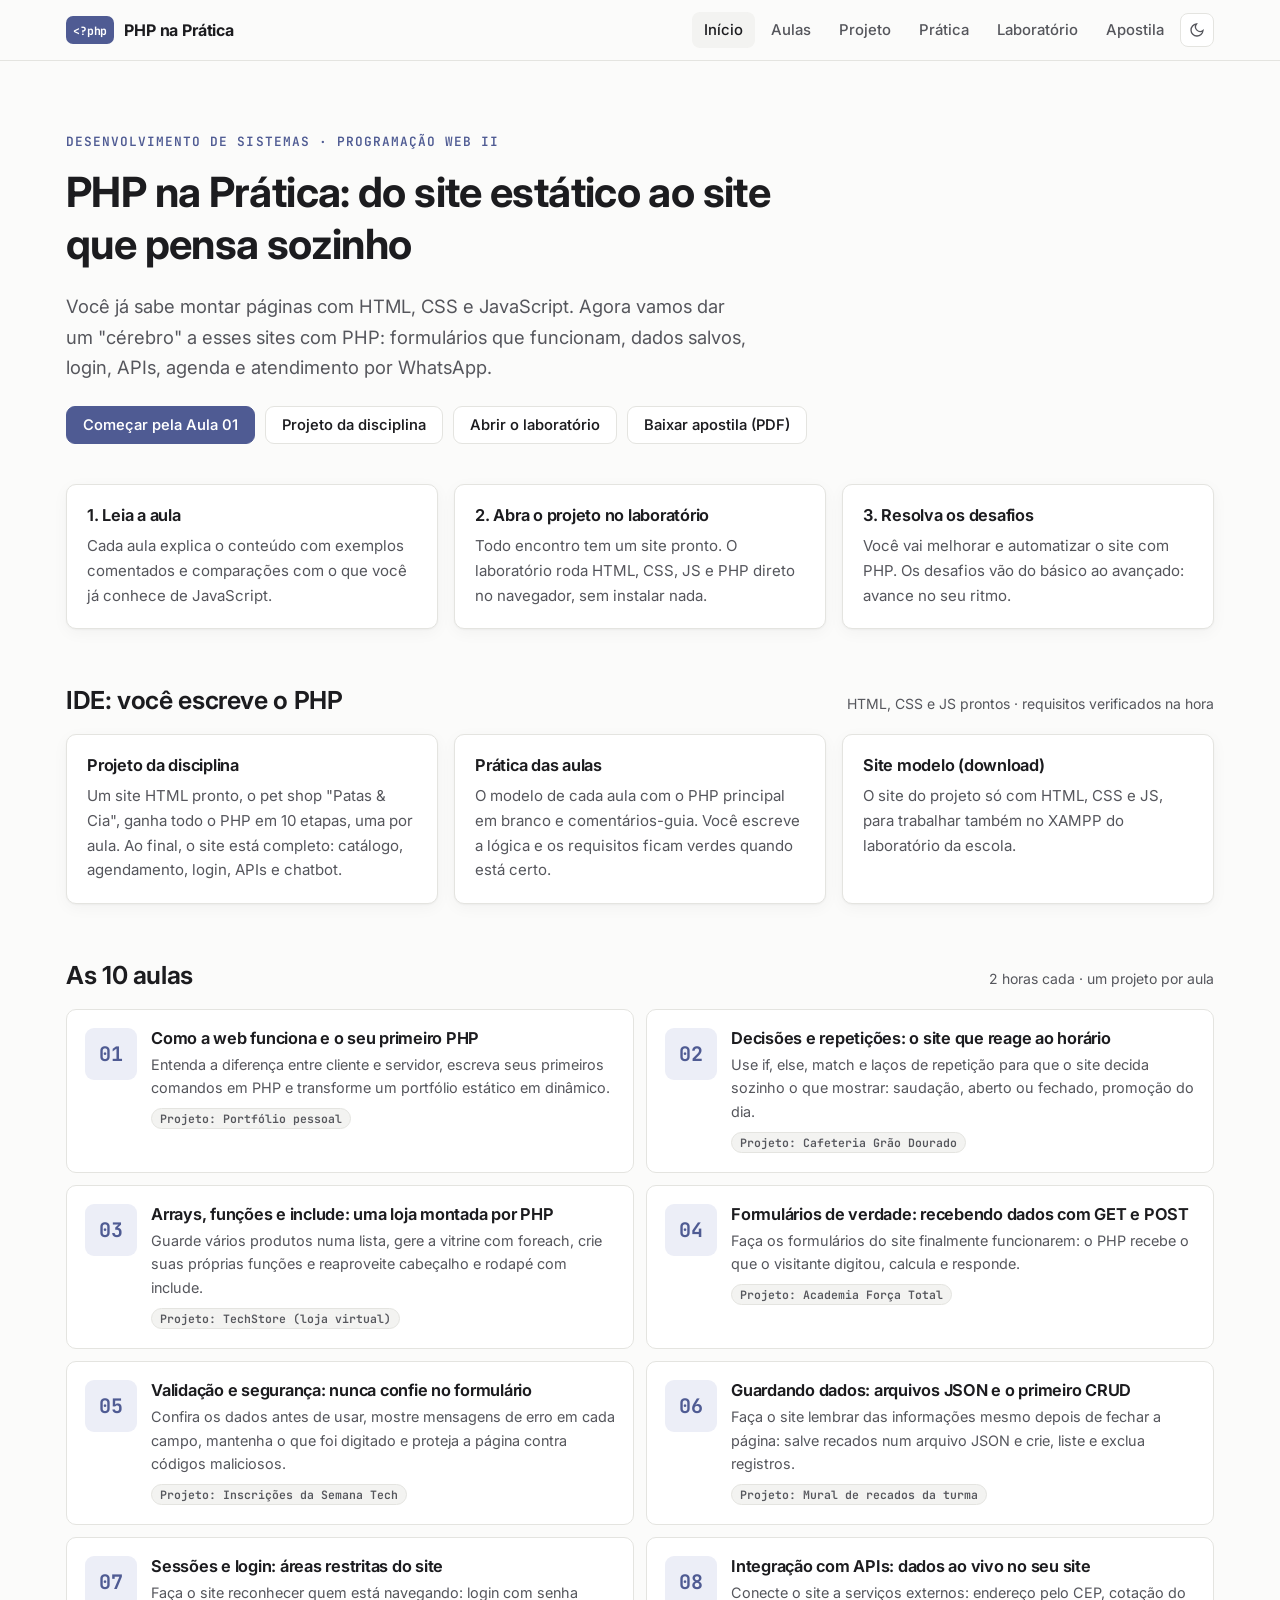
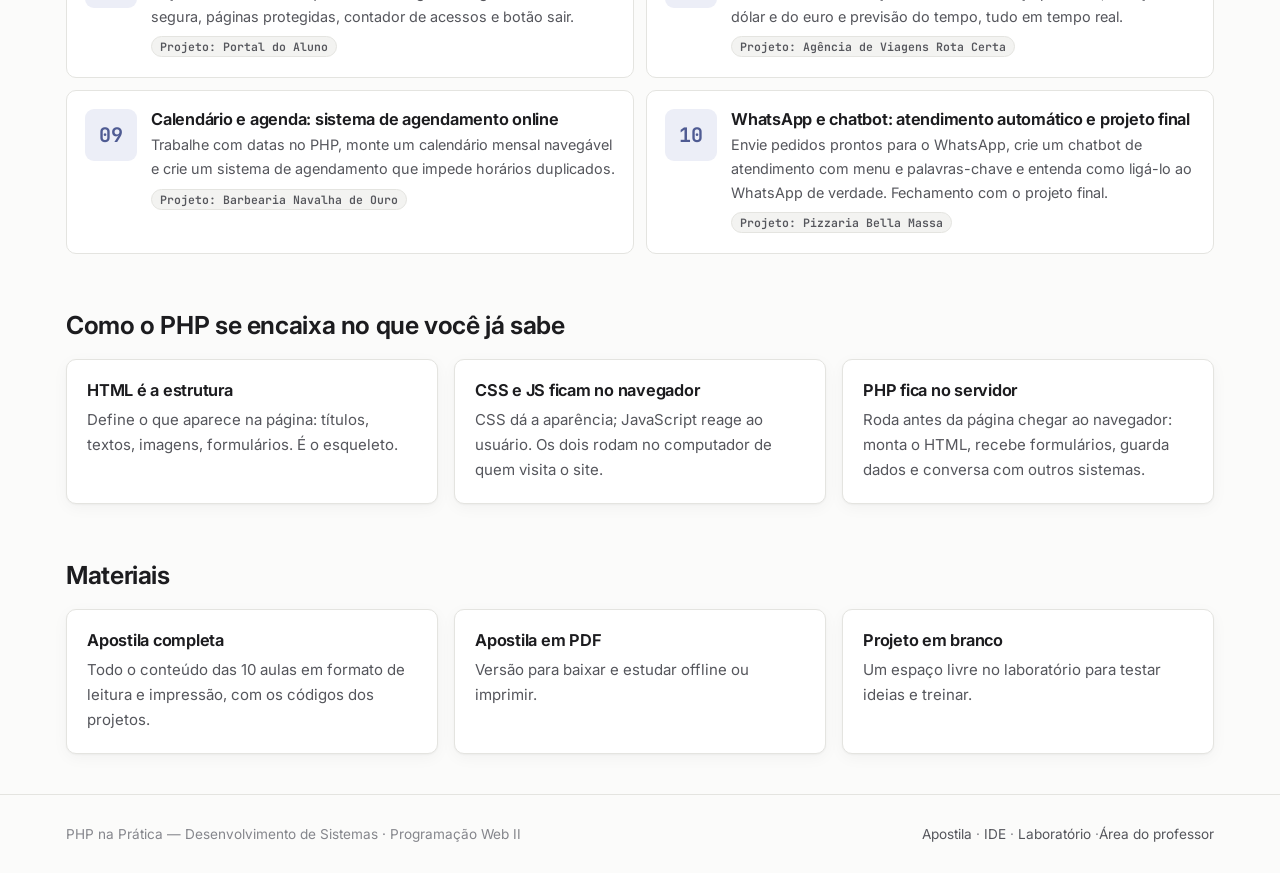
<file: index.html>
<!doctype html>
<html lang="pt-BR">
<head>
<meta charset="utf-8">
<meta name="viewport" content="width=device-width, initial-scale=1">
<link rel="icon" href="assets/favicon.svg" type="image/svg+xml">
<title>PHP na Prática</title>
<meta name="description" content="Curso de PHP para iniciantes do técnico em Desenvolvimento de Sistemas: 10 aulas, laboratório online e apostila.">
<link rel="preconnect" href="https://fonts.googleapis.com">
<link rel="preconnect" href="https://fonts.gstatic.com" crossorigin>
<link href="https://fonts.googleapis.com/css2?family=Inter:wght@400;500;600;700&family=JetBrains+Mono:wght@400;500;700&display=swap" rel="stylesheet">
<link rel="stylesheet" href="assets/css/site.css">
</head>
<body>
<div id="topo"></div>

<main class="container">
  <section class="hero">
    <div class="eyebrow">Desenvolvimento de Sistemas · Programação Web II</div>
    <h1>PHP na Prática: do site estático ao site que pensa sozinho</h1>
    <p class="lead">Você já sabe montar páginas com HTML, CSS e JavaScript. Agora vamos dar um "cérebro" a esses sites com PHP: formulários que funcionam, dados salvos, login, APIs, agenda e atendimento por WhatsApp.</p>
    <div class="acoes">
      <a class="btn primario" href="aula.html?n=1">Começar pela Aula 01</a>
      <a class="btn" href="ide.html?trilha=projeto">Projeto da disciplina</a>
      <a class="btn" href="laboratorio.html">Abrir o laboratório</a>
      <a class="btn" href="downloads/apostila-php-na-pratica.pdf" download>Baixar apostila (PDF)</a>
    </div>
  </section>

  <section>
    <div class="grid-3">
      <div class="card">
        <h3>1. Leia a aula</h3>
        <p>Cada aula explica o conteúdo com exemplos comentados e comparações com o que você já conhece de JavaScript.</p>
      </div>
      <div class="card">
        <h3>2. Abra o projeto no laboratório</h3>
        <p>Todo encontro tem um site pronto. O laboratório roda HTML, CSS, JS e PHP direto no navegador, sem instalar nada.</p>
      </div>
      <div class="card">
        <h3>3. Resolva os desafios</h3>
        <p>Você vai melhorar e automatizar o site com PHP. Os desafios vão do básico ao avançado: avance no seu ritmo.</p>
      </div>
    </div>
  </section>

  <div class="secao-titulo"><h2>IDE: você escreve o PHP</h2><span class="muted small">HTML, CSS e JS prontos · requisitos verificados na hora</span></div>
  <div class="grid-3">
    <a class="card" href="ide.html?trilha=projeto" style="color:inherit">
      <h3>Projeto da disciplina</h3>
      <p>Um site HTML pronto, o pet shop "Patas &amp; Cia", ganha todo o PHP em 10 etapas, uma por aula. Ao final, o site está completo: catálogo, agendamento, login, APIs e chatbot.</p>
    </a>
    <a class="card" href="ide.html?trilha=pratica" style="color:inherit">
      <h3>Prática das aulas</h3>
      <p>O modelo de cada aula com o PHP principal em branco e comentários-guia. Você escreve a lógica e os requisitos ficam verdes quando está certo.</p>
    </a>
    <a class="card" href="downloads/modelo-patas-e-cia.zip" download style="color:inherit">
      <h3>Site modelo (download)</h3>
      <p>O site do projeto só com HTML, CSS e JS, para trabalhar também no XAMPP do laboratório da escola.</p>
    </a>
  </div>

  <div class="secao-titulo" id="aulas">
    <h2>As 10 aulas</h2>
    <span class="muted small">2 horas cada · um projeto por aula</span>
  </div>
  <div class="lista-aulas" id="lista"></div>

  <div class="secao-titulo">
    <h2>Como o PHP se encaixa no que você já sabe</h2>
  </div>
  <div class="grid-3">
    <div class="card">
      <h3>HTML é a estrutura</h3>
      <p>Define o que aparece na página: títulos, textos, imagens, formulários. É o esqueleto.</p>
    </div>
    <div class="card">
      <h3>CSS e JS ficam no navegador</h3>
      <p>CSS dá a aparência; JavaScript reage ao usuário. Os dois rodam no computador de quem visita o site.</p>
    </div>
    <div class="card">
      <h3>PHP fica no servidor</h3>
      <p>Roda antes da página chegar ao navegador: monta o HTML, recebe formulários, guarda dados e conversa com outros sistemas.</p>
    </div>
  </div>

  <div class="secao-titulo"><h2>Materiais</h2></div>
  <div class="grid-3">
    <a class="card" href="apostila.html" style="color:inherit">
      <h3>Apostila completa</h3>
      <p>Todo o conteúdo das 10 aulas em formato de leitura e impressão, com os códigos dos projetos.</p>
    </a>
    <a class="card" href="downloads/apostila-php-na-pratica.pdf" download style="color:inherit">
      <h3>Apostila em PDF</h3>
      <p>Versão para baixar e estudar offline ou imprimir.</p>
    </a>
    <a class="card" href="laboratorio.html?projeto=branco" style="color:inherit">
      <h3>Projeto em branco</h3>
      <p>Um espaço livre no laboratório para testar ideias e treinar.</p>
    </a>
  </div>
</main>

<div id="rodape"></div>

<script src="assets/js/render.js"></script>
<script src="assets/js/aulas/aula01.js"></script>
<script src="assets/js/aulas/aula02.js"></script>
<script src="assets/js/aulas/aula03.js"></script>
<script src="assets/js/aulas/aula04.js"></script>
<script src="assets/js/aulas/aula05.js"></script>
<script src="assets/js/aulas/aula06.js"></script>
<script src="assets/js/aulas/aula07.js"></script>
<script src="assets/js/aulas/aula08.js"></script>
<script src="assets/js/aulas/aula09.js"></script>
<script src="assets/js/aulas/aula10.js"></script>
<script>
  document.getElementById('topo').innerHTML = R.cabecalho('inicio');
  document.getElementById('rodape').innerHTML = R.rodape();
  document.getElementById('lista').innerHTML = R.ordenar().map(a =>
    '<a class="aula-item" href="aula.html?n=' + a.n + '"><div class="aula-num">' + R.pad(a.n) + '</div><div>' +
    '<h3>' + a.titulo + '</h3><p>' + a.resumo + '</p><span class="tag">Projeto: ' + a.modelo.nome + '</span></div></a>'
  ).join('');
</script>
</body>
</html>
</file>
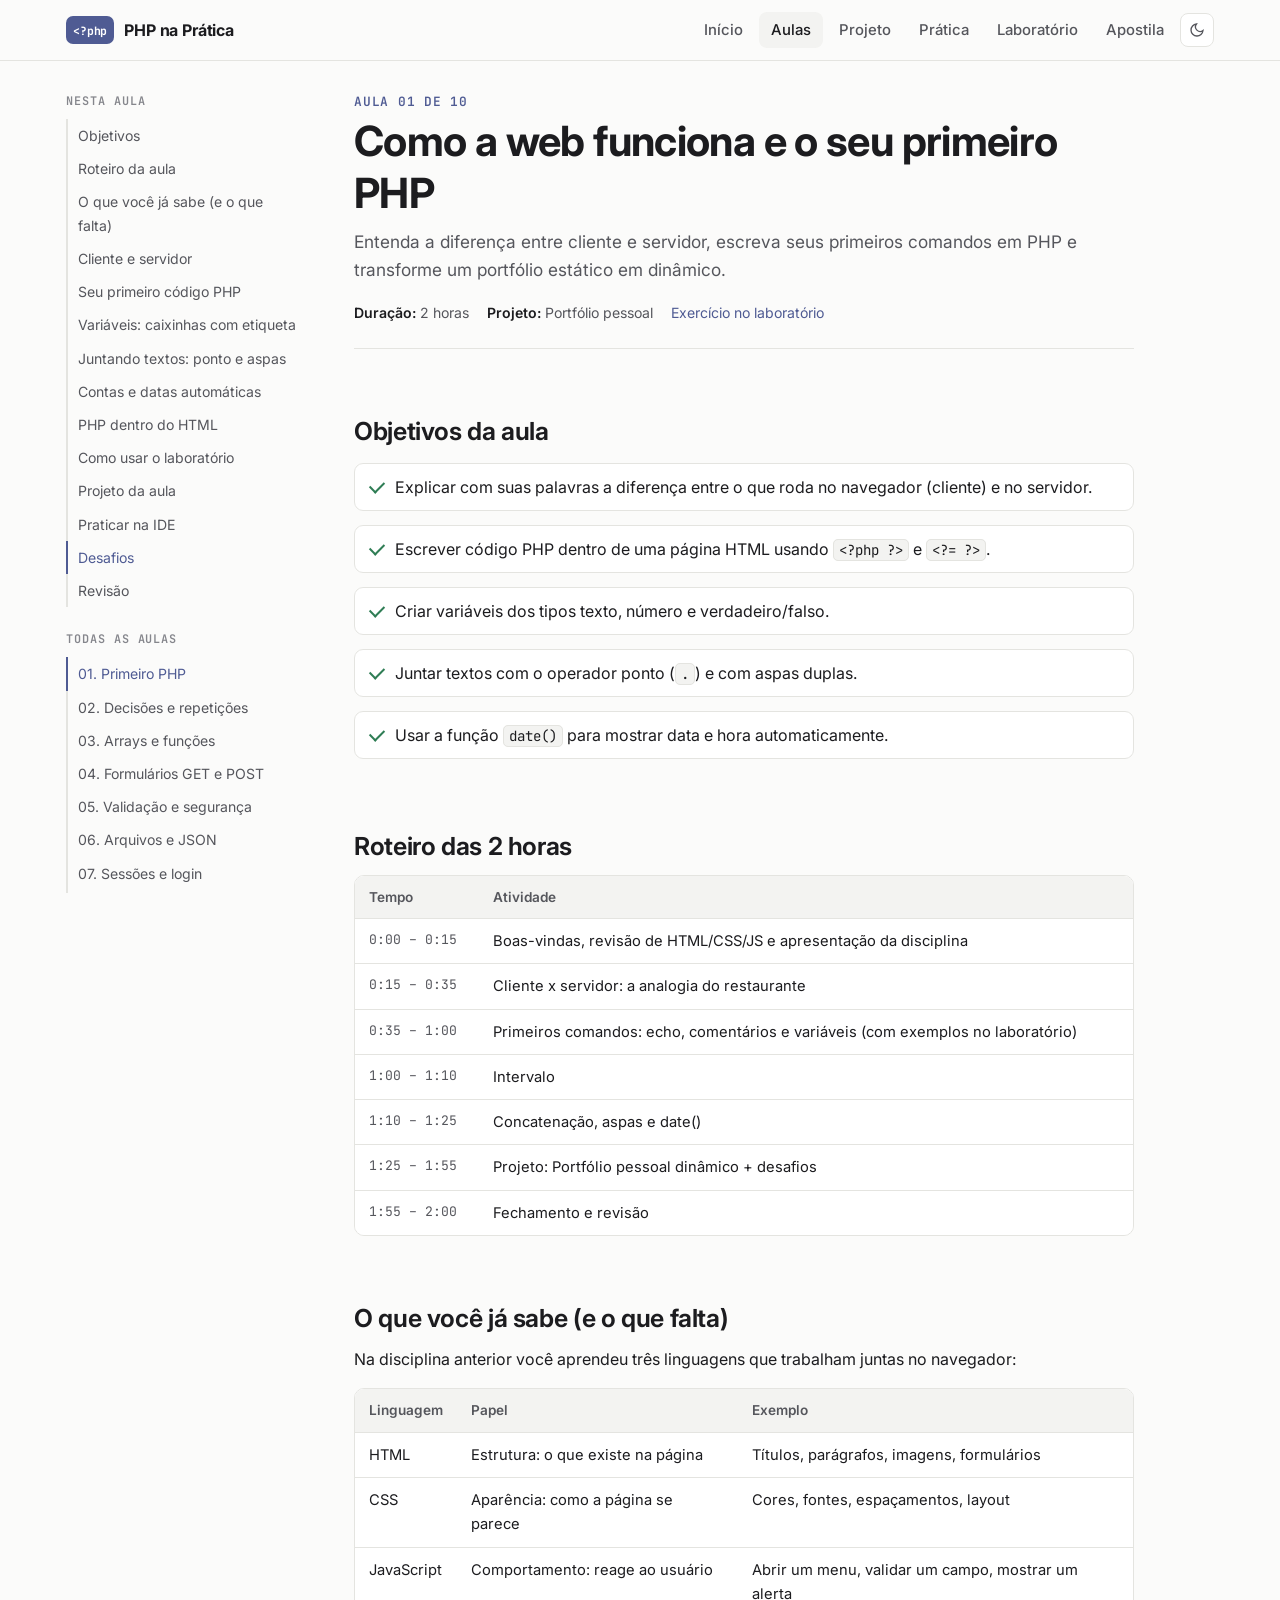
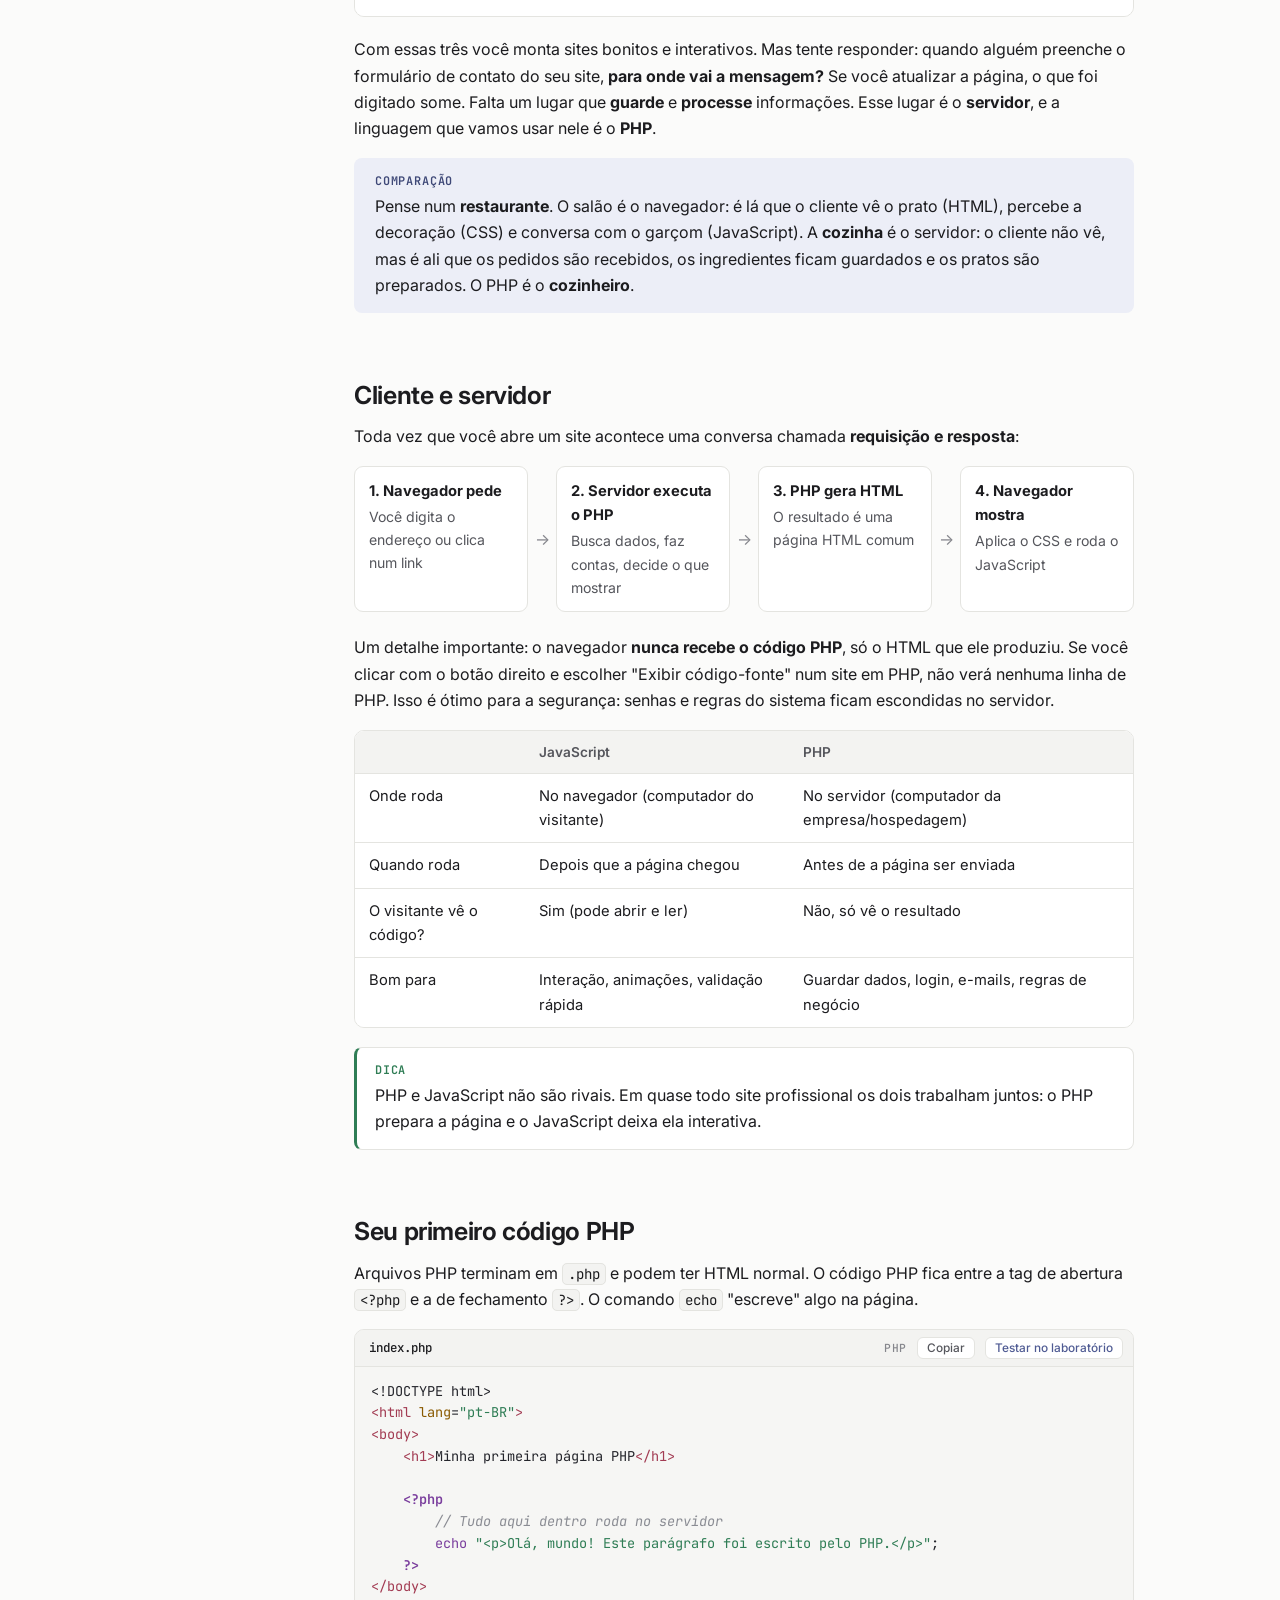
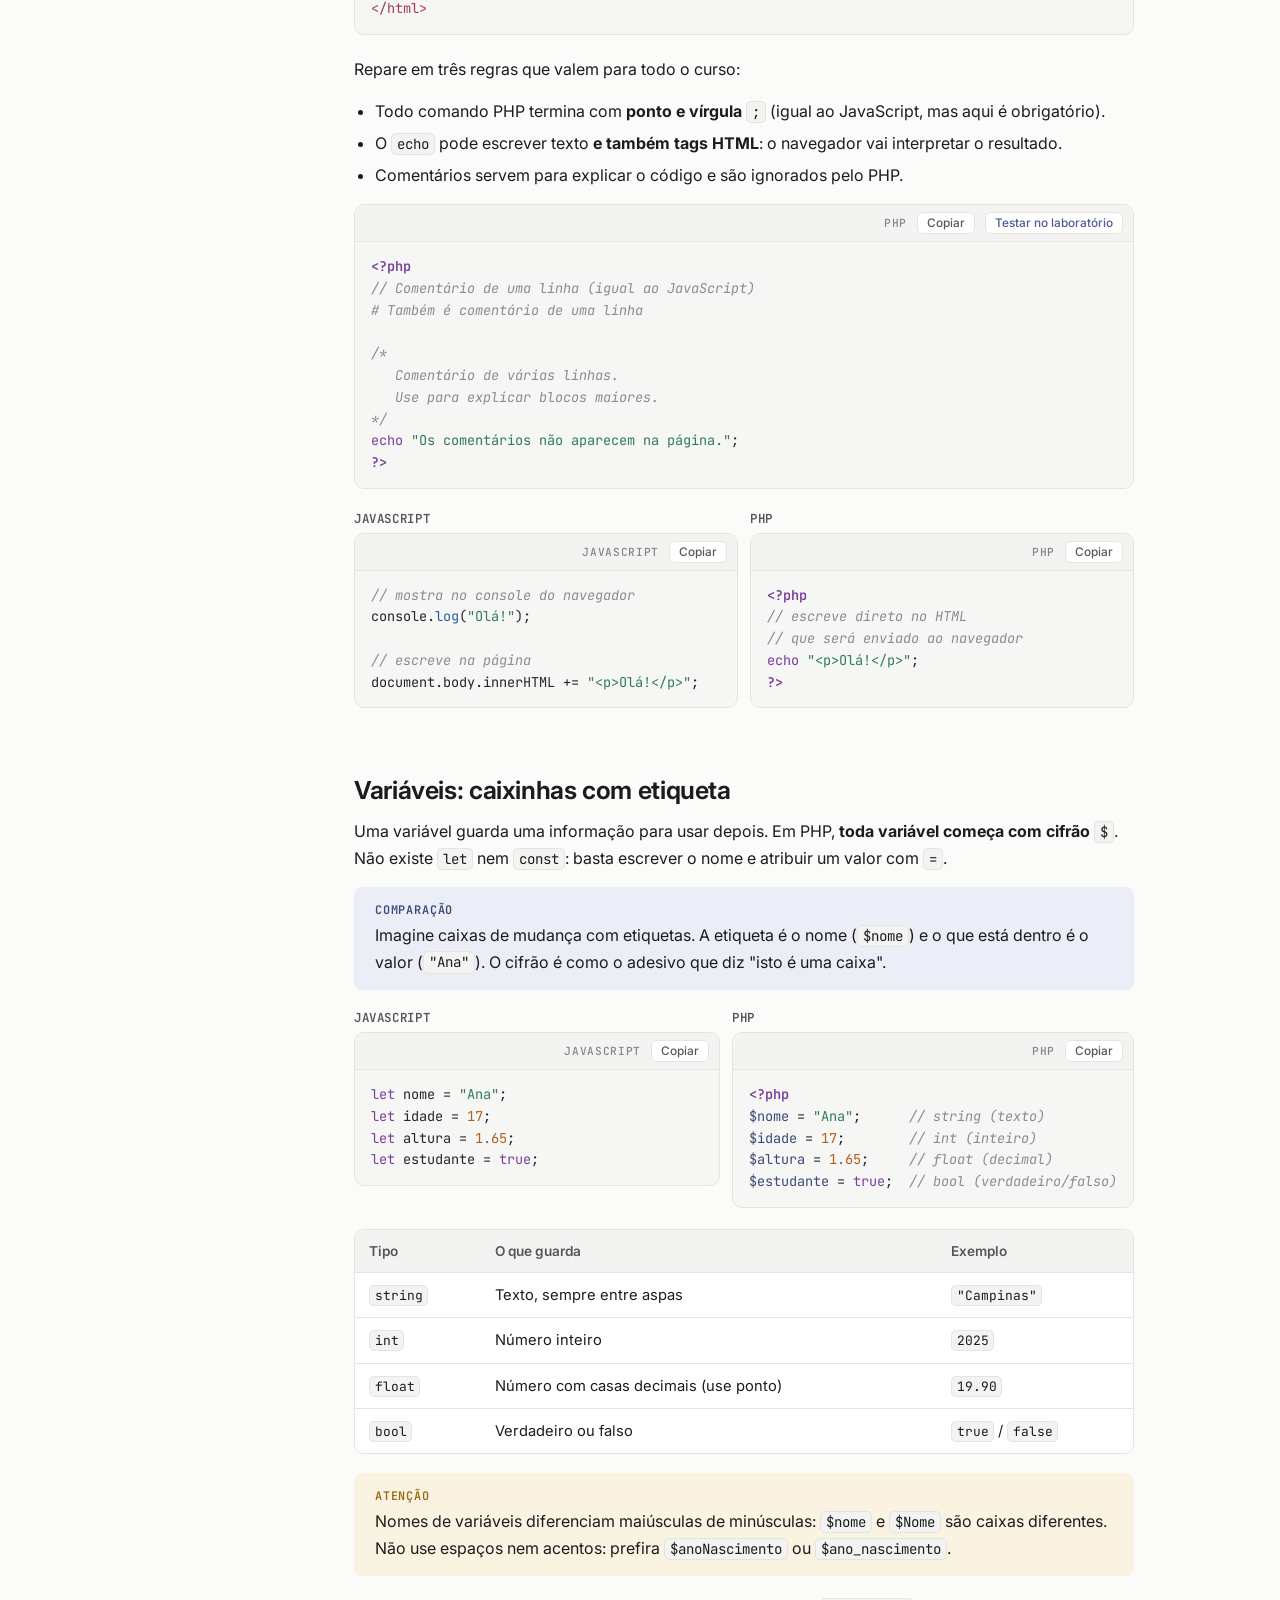
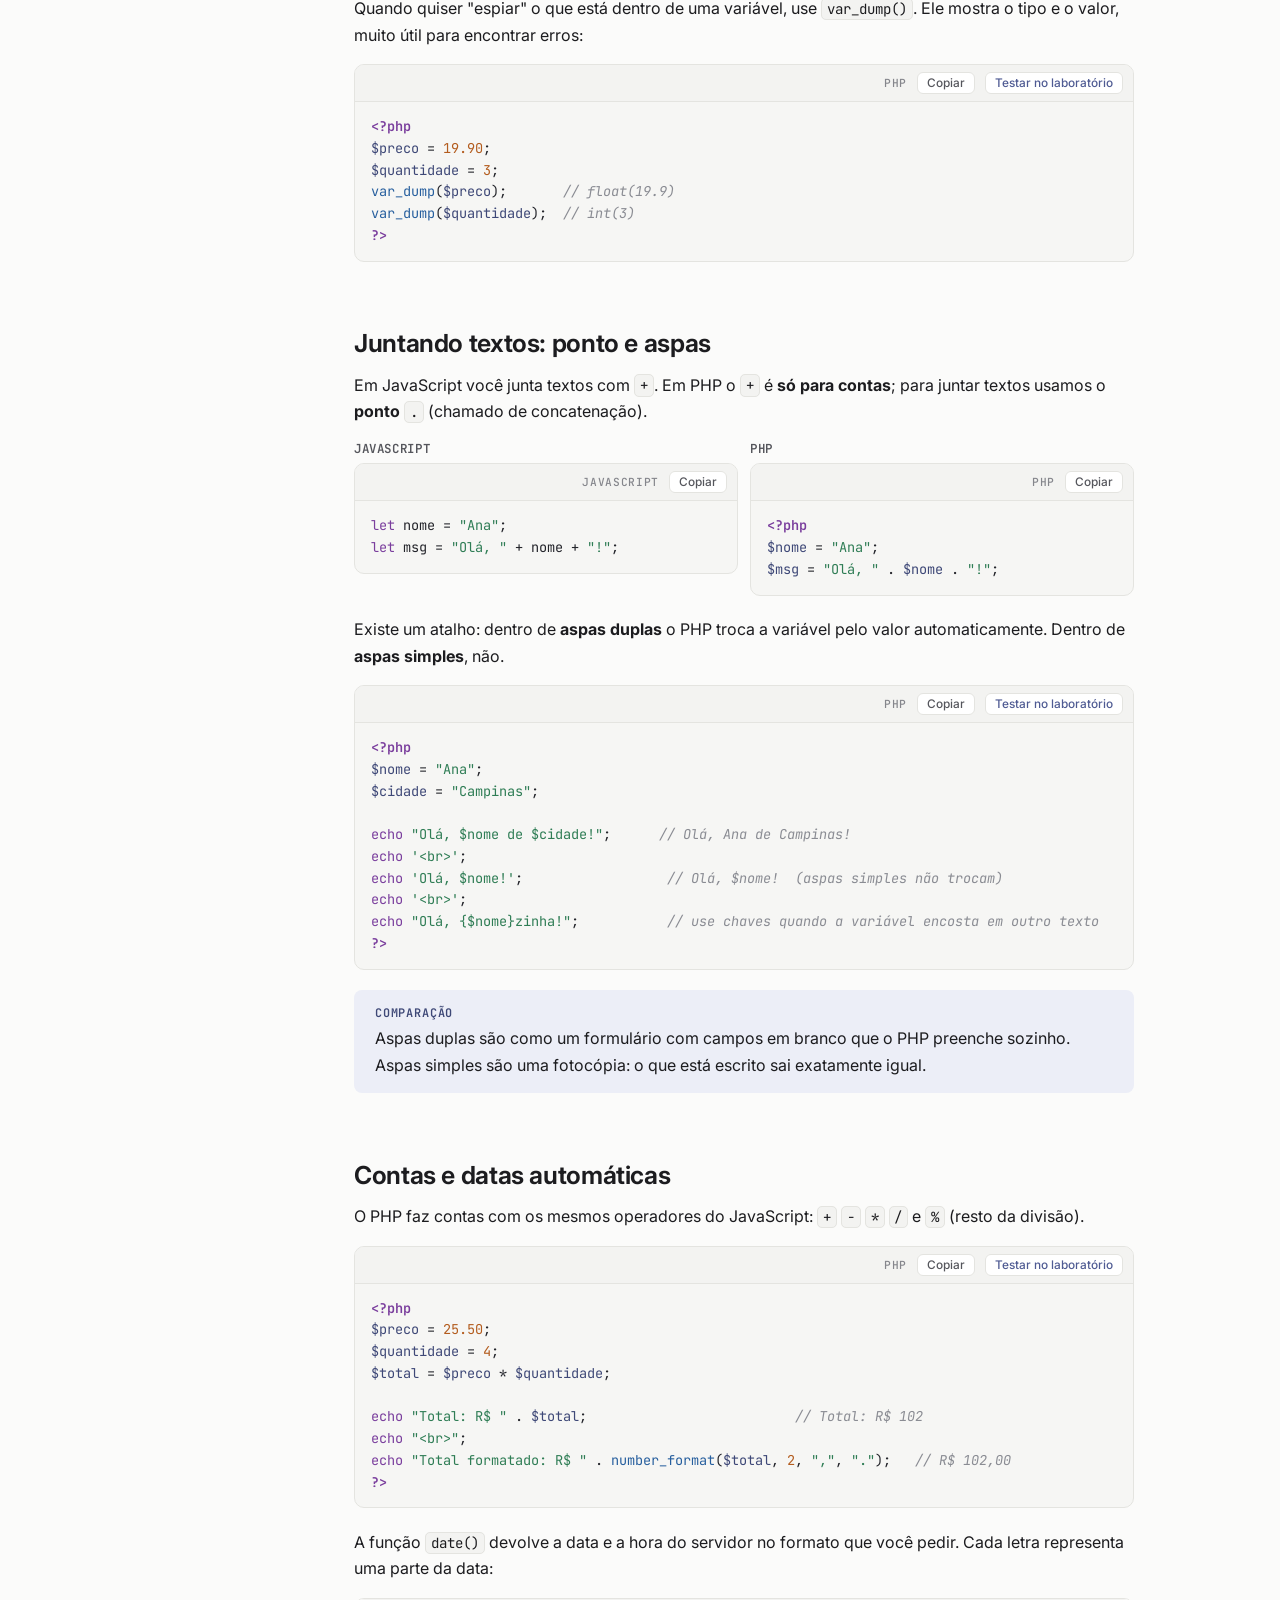
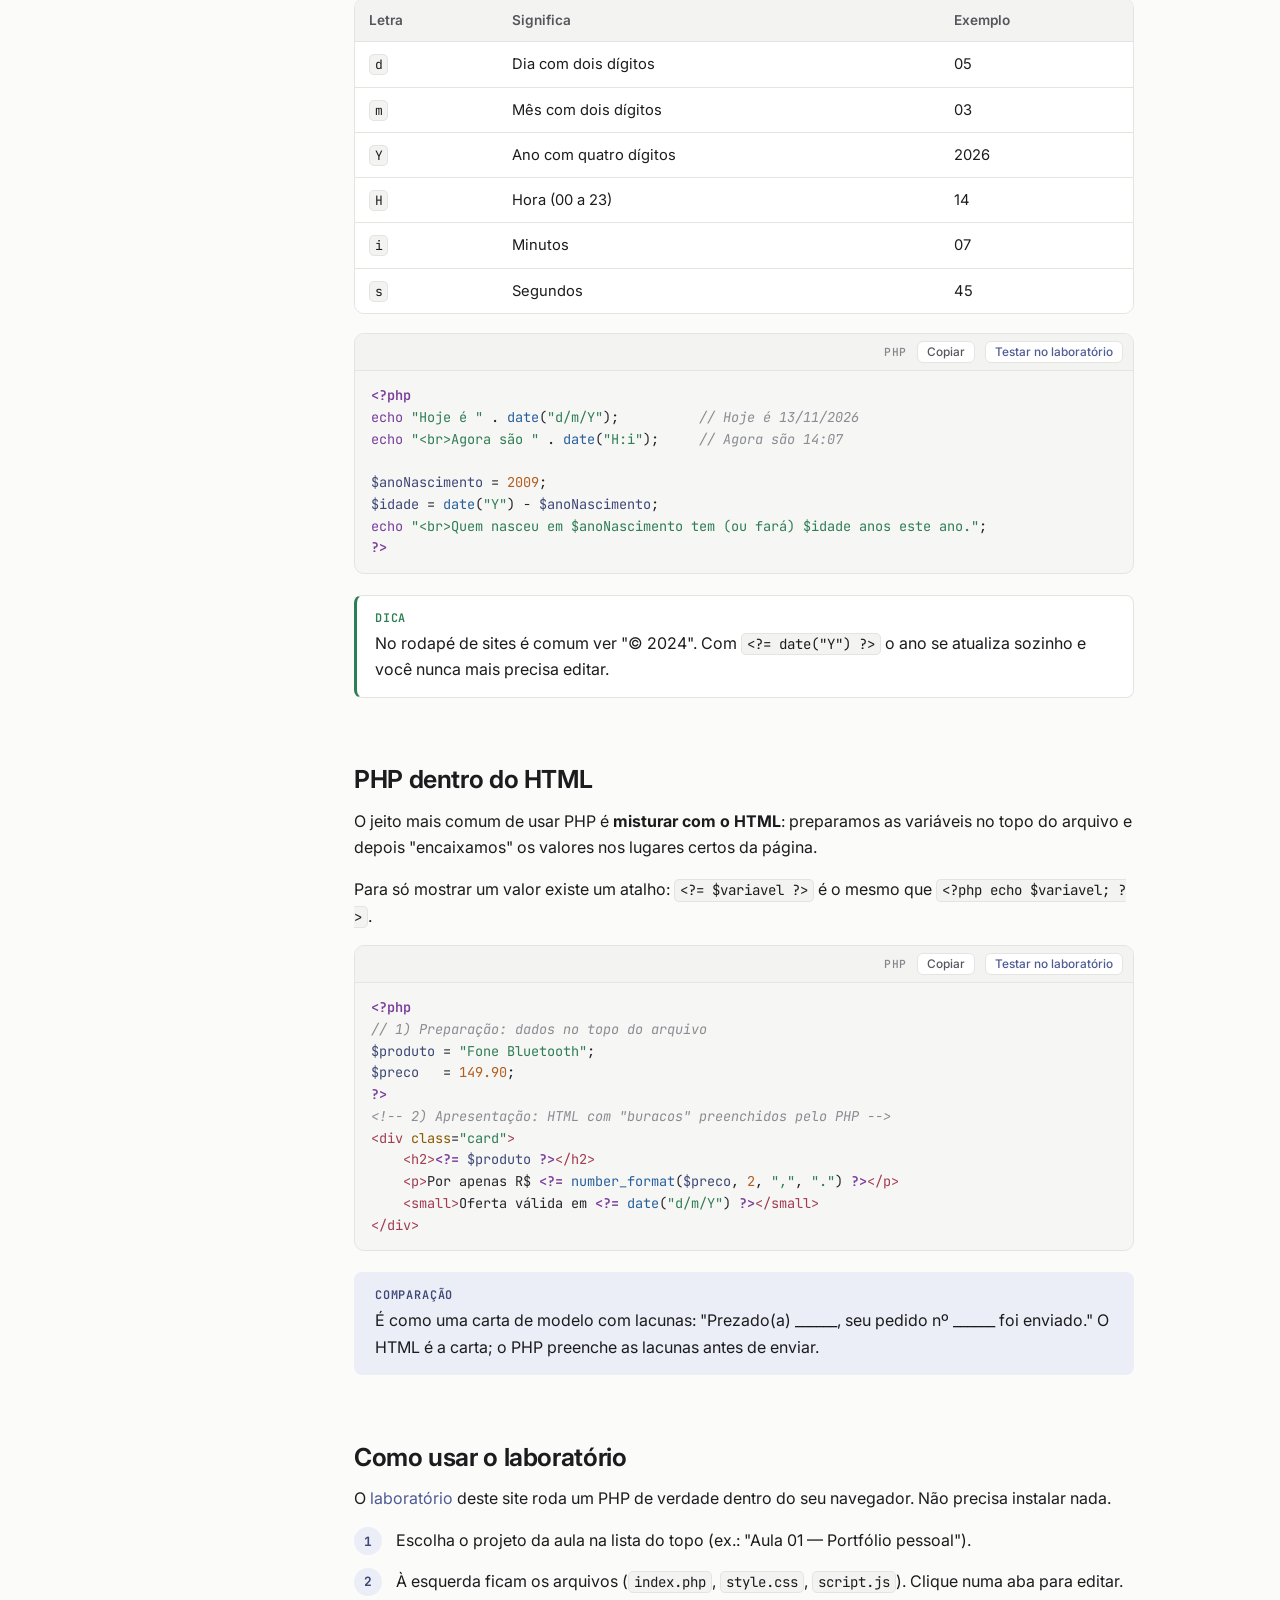
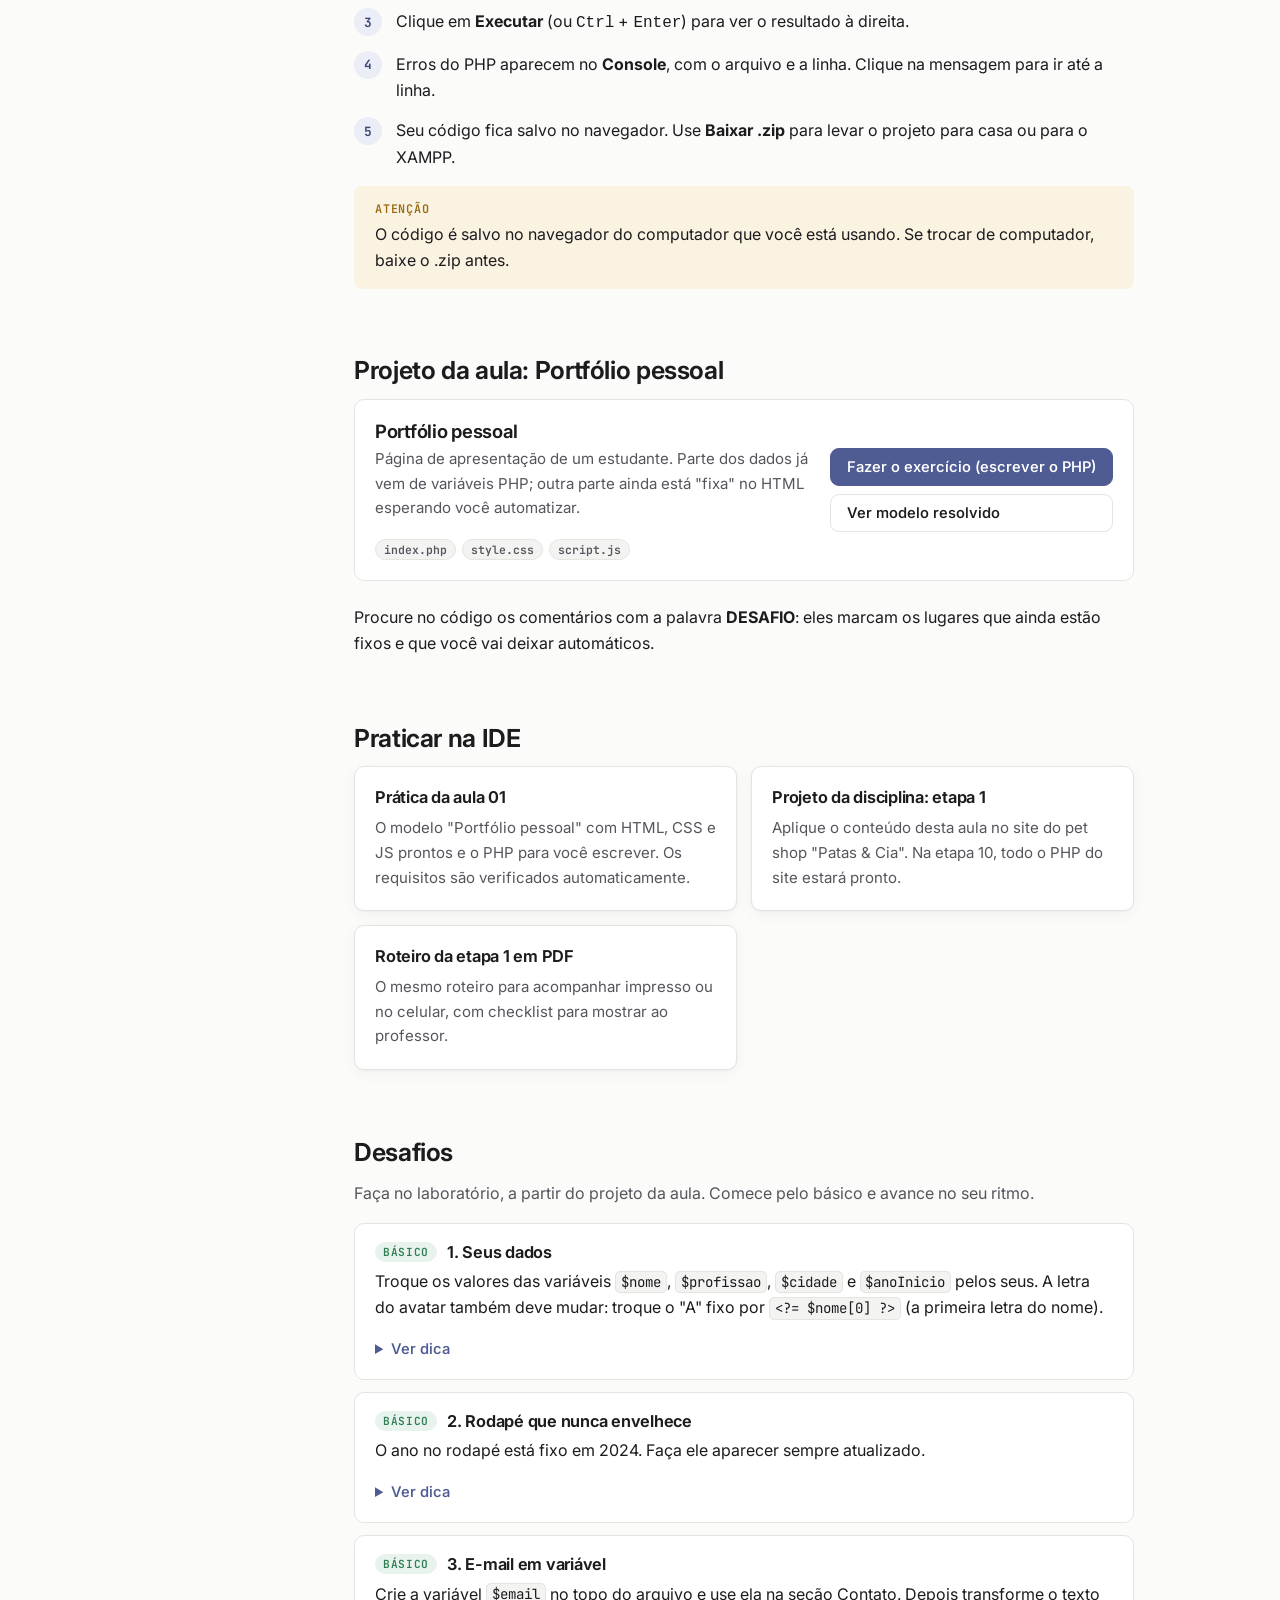
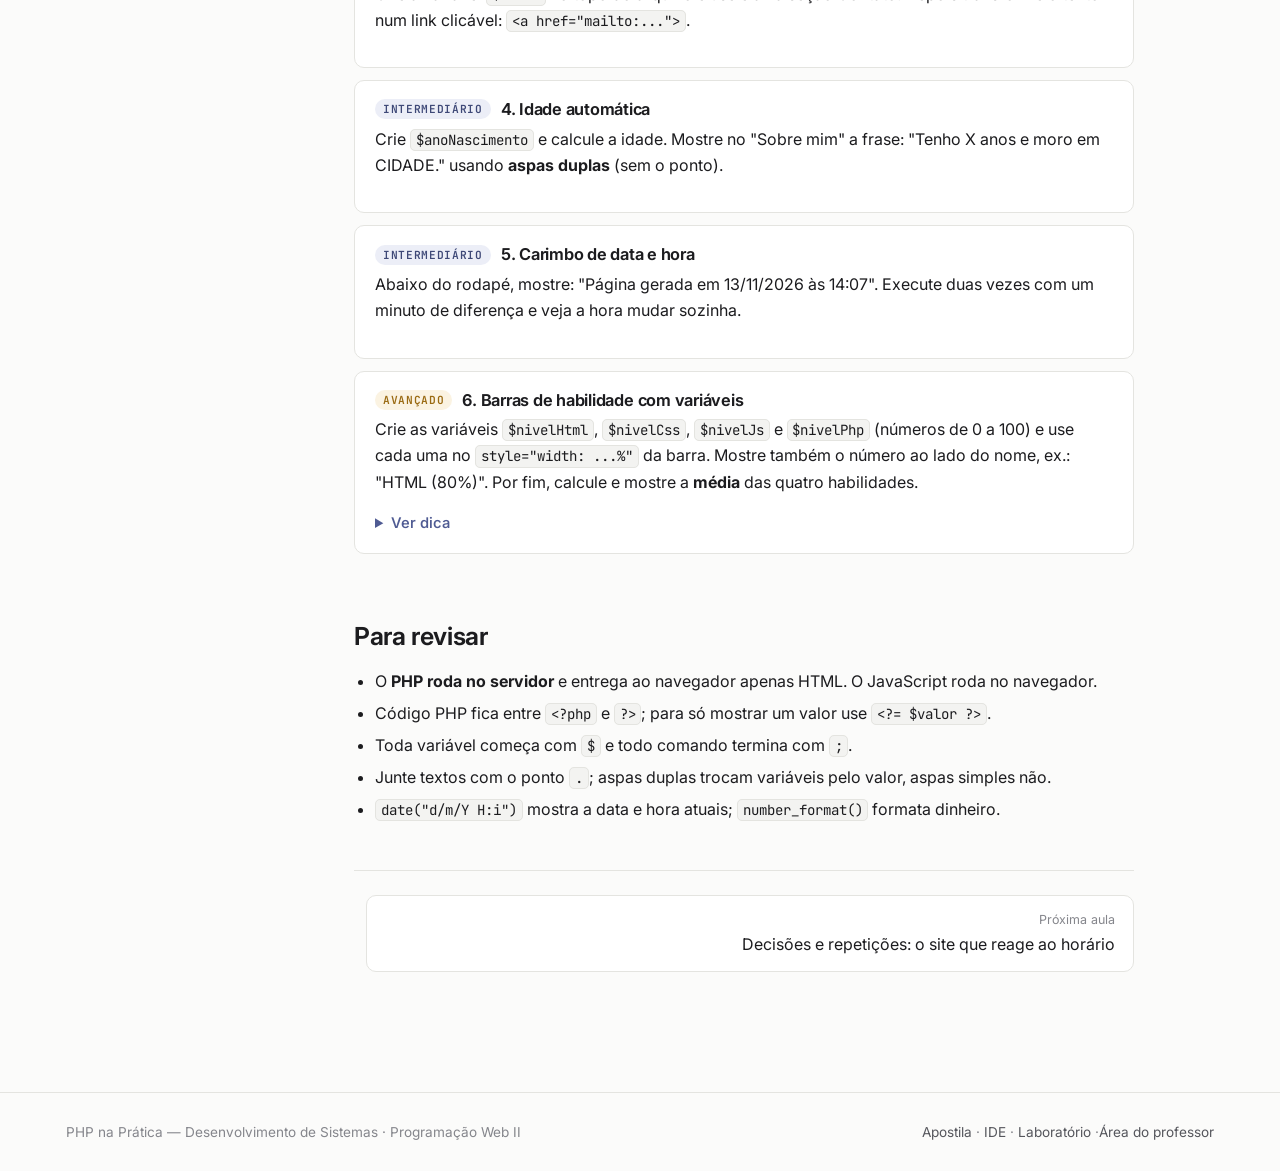
<file: aula.html>
<!doctype html>
<html lang="pt-BR">
<head>
<meta charset="utf-8">
<meta name="viewport" content="width=device-width, initial-scale=1">
<link rel="icon" href="assets/favicon.svg" type="image/svg+xml">
<title>Aula — PHP na Prática</title>
<link rel="preconnect" href="https://fonts.googleapis.com">
<link rel="preconnect" href="https://fonts.gstatic.com" crossorigin>
<link href="https://fonts.googleapis.com/css2?family=Inter:wght@400;500;600;700&family=JetBrains+Mono:wght@400;500;700&display=swap" rel="stylesheet">
<link rel="stylesheet" href="assets/css/site.css">
</head>
<body>
<div id="topo"></div>
<div class="aula-layout">
  <aside class="toc" id="toc"></aside>
  <main class="artigo" id="artigo"></main>
</div>
<div id="rodape"></div>

<script src="assets/js/render.js"></script>
<script src="assets/js/aulas/aula01.js"></script>
<script src="assets/js/aulas/aula02.js"></script>
<script src="assets/js/aulas/aula03.js"></script>
<script src="assets/js/aulas/aula04.js"></script>
<script src="assets/js/aulas/aula05.js"></script>
<script src="assets/js/aulas/aula06.js"></script>
<script src="assets/js/aulas/aula07.js"></script>
<script src="assets/js/aulas/aula08.js"></script>
<script src="assets/js/aulas/aula09.js"></script>
<script src="assets/js/aulas/aula10.js"></script>
<script>
  // PDFs do projeto (pasta pdfs-projeto/), um por etapa
  const PDFS_PROJETO = ['etapa-01-a-loja-ganha-vida.pdf', 'etapa-02-saudacao-e-horarios.pdf', 'etapa-03-catalogo-com-arrays.pdf',
    'etapa-04-busca-e-formularios.pdf', 'etapa-05-validacao-e-seguranca.pdf', 'etapa-06-salvando-em-json.pdf', 'etapa-07-area-restrita.pdf',
    'etapa-08-apis-cep-e-clima.pdf', 'etapa-09-agenda-sem-conflitos.pdf', 'etapa-10-whatsapp-chatbot-e-apresentacao.pdf'];
  // Monta a página da aula a partir dos dados em assets/js/aulas/
  R.ordenar();
  const n = Number(new URLSearchParams(location.search).get('n')) || 1;
  const a = R.aula(n) || AULAS[0];
  document.getElementById('topo').innerHTML = R.cabecalho('aulas');
  document.getElementById('rodape').innerHTML = R.rodape();
  document.title = 'Aula ' + R.pad(a.n) + ' — ' + a.titulo;

  const secoes = [];
  let h = '<header class="aula-cabecalho"><div class="eyebrow">Aula ' + R.pad(a.n) + ' de 10</div>' +
    '<h1>' + a.titulo + '</h1><p class="lead">' + a.resumo + '</p>' +
    '<div class="meta"><span><b>Duração:</b> 2 horas</span><span><b>Projeto:</b> ' + a.modelo.nome + '</span>' +
    '<span><a href="laboratorio.html?projeto=exercicio' + R.pad(a.n) + '">Exercício no laboratório</a></span></div></header>';

  secoes.push(['objetivos', 'Objetivos']);
  h += '<h2 id="objetivos">Objetivos da aula</h2><ul class="objetivos">' + a.objetivos.map(o => '<li>' + o + '</li>').join('') + '</ul>';

  secoes.push(['roteiro', 'Roteiro da aula']);
  h += '<h2 id="roteiro">Roteiro das 2 horas</h2>' + R.bloco({ tabela: { classe: 'cronograma', cab: ['Tempo', 'Atividade'], linhas: a.cronograma } });

  a.secoes.forEach((s, i) => {
    const id = 's' + (i + 1);
    secoes.push([id, s.titulo]);
    h += '<h2 id="' + id + '">' + s.titulo + '</h2>' + R.blocos(s.blocos);
  });

  secoes.push(['modelo', 'Projeto da aula']);
  h += '<h2 id="modelo">Projeto da aula: ' + a.modelo.nome + '</h2>' +
    '<div class="modelo-box"><div><h3>' + a.modelo.nome + '</h3><p>' + a.modelo.descricao + '</p>' +
    '<div class="arquivos">' + Object.keys(a.modelo.arquivos).map(f => '<span class="tag">' + f + '</span>').join('') + '</div></div>' +
    '<div style="display:flex;flex-direction:column;gap:8px"><a class="btn primario" href="laboratorio.html?projeto=exercicio' + R.pad(a.n) + '">Fazer o exercício (escrever o PHP)</a>' +
    '<a class="btn" href="laboratorio.html?projeto=aula' + R.pad(a.n) + '">Ver modelo resolvido</a></div></div>' +
    R.blocos(a.modeloTexto || []);

  // Prática na IDE e etapa do projeto da disciplina
  secoes.push(['praticar', 'Praticar na IDE']);
  h += '<h2 id="praticar">Praticar na IDE</h2>' +
    '<div class="grid-2" style="display:grid;grid-template-columns:repeat(auto-fit,minmax(260px,1fr));gap:14px">' +
    '<a class="card" href="ide.html?trilha=pratica&n=' + a.n + '" style="color:inherit"><h3>Prática da aula ' + R.pad(a.n) + '</h3><p>O modelo "' + a.modelo.nome + '" com HTML, CSS e JS prontos e o PHP para você escrever. Os requisitos são verificados automaticamente.</p></a>' +
    '<a class="card" href="ide.html?trilha=projeto&n=' + a.n + '" style="color:inherit"><h3>Projeto da disciplina: etapa ' + a.n + '</h3><p>Aplique o conteúdo desta aula no site do pet shop "Patas &amp; Cia". Na etapa 10, todo o PHP do site estará pronto.</p></a>' +
    '<a class="card" href="pdfs-projeto/' + PDFS_PROJETO[a.n - 1] + '" download style="color:inherit"><h3>Roteiro da etapa ' + a.n + ' em PDF</h3><p>O mesmo roteiro para acompanhar impresso ou no celular, com checklist para mostrar ao professor.</p></a>' +
    '</div>';

  secoes.push(['desafios', 'Desafios']);
  h += '<h2 id="desafios">Desafios</h2><p class="muted">Faça no laboratório, a partir do projeto da aula. Comece pelo básico e avance no seu ritmo.</p>' +
    a.desafios.map((d, i) => {
      const cls = { 'Básico': 'basico', 'Intermediário': 'intermediario', 'Avançado': 'avancado' }[d.nivel] || 'basico';
      return '<div class="desafio"><div class="desafio-topo"><span class="nivel ' + cls + '">' + d.nivel + '</span><h3>' + (i + 1) + '. ' + d.titulo + '</h3></div>' +
        R.paragrafos(d.texto) + (d.dica ? '<details class="dica-desafio"><summary>Ver dica</summary><div>' + d.dica + '</div></details>' : '') + '</div>';
    }).join('');

  secoes.push(['revisao', 'Revisão']);
  h += '<h2 id="revisao">Para revisar</h2><ul>' + a.revisao.map(r => '<li>' + r + '</li>').join('') + '</ul>';

  const ant = R.aula(a.n - 1), prox = R.aula(a.n + 1);
  h += '<nav class="navegacao-aulas">' +
    (ant ? '<a href="aula.html?n=' + ant.n + '"><small>Aula anterior</small>' + ant.titulo + '</a>' : '<span></span>') +
    (prox ? '<a class="prox" href="aula.html?n=' + prox.n + '"><small>Próxima aula</small>' + prox.titulo + '</a>' : '<span></span>') + '</nav>';

  document.getElementById('artigo').innerHTML = h;
  document.getElementById('toc').innerHTML = '<div class="toc-titulo">Nesta aula</div>' +
    secoes.map(s => '<a href="#' + s[0] + '">' + s[1] + '</a>').join('') +
    '<div class="toc-aulas"><div class="toc-titulo">Todas as aulas</div>' +
    AULAS.map(x => '<a href="aula.html?n=' + x.n + '"' + (x.n === a.n ? ' class="ativo"' : '') + '>' + R.pad(x.n) + '. ' + x.curto + '</a>').join('') + '</div>';
  R.ativarCodigos(document);

  // destaca a seção visível no sumário
  const links = [...document.querySelectorAll('#toc > a')];
  const obs = new IntersectionObserver((ents) => ents.forEach(e => {
    if (e.isIntersecting) links.forEach(l => l.classList.toggle('ativo', l.getAttribute('href') === '#' + e.target.id));
  }), { rootMargin: '-80px 0px -70% 0px' });
  document.querySelectorAll('.artigo h2[id]').forEach(el => obs.observe(el));
</script>
</body>
</html>
</file>
<file: assets/css/site.css>
/* =========================================================
   PHP na Prática — estilos gerais do site
   Tema claro/escuro com variáveis CSS (tokens)
   ========================================================= */
:root {
  --bg: #fbfbfa;
  --surface: #ffffff;
  --surface-2: #f3f3f1;
  --border: #e4e4e0;
  --text: #1c1c1f;
  --text-2: #55565c;
  --text-3: #85868c;
  --accent: #4f5b93;          /* azul-violeta do PHP */
  --accent-soft: #eceef7;
  --accent-text: #3e4877;
  --ok: #2f7d55;
  --ok-soft: #e8f3ed;
  --warn: #9a6a12;
  --warn-soft: #fbf3e2;
  --err: #b0413e;
  --err-soft: #fbecec;
  --code-bg: #f6f6f4;
  --code-text: #24252b;
  --tk-comment: #8a8c93;
  --tk-keyword: #7a3e9d;
  --tk-string: #2f7d55;
  --tk-var: #3e4877;
  --tk-number: #b35c1e;
  --tk-tag: #a23b52;
  --tk-attr: #8a5a00;
  --tk-func: #275f9e;
  --radius: 10px;
  --shadow: 0 1px 2px rgba(20, 20, 30, .04), 0 4px 16px rgba(20, 20, 30, .04);
  --font: "Inter", system-ui, -apple-system, "Segoe UI", Roboto, sans-serif;
  --mono: "JetBrains Mono", ui-monospace, "Cascadia Code", Consolas, monospace;
  --max: 1180px;
  color-scheme: light;
}
@media (prefers-color-scheme: dark) {
  :root:not([data-theme="light"]) {
    --bg: #131417; --surface: #1a1b1f; --surface-2: #222328; --border: #2e2f35;
    --text: #e9e9ec; --text-2: #b2b3ba; --text-3: #85868e;
    --accent: #8f9be0; --accent-soft: #252a42; --accent-text: #b6bff0;
    --ok: #6cc596; --ok-soft: #1c2e25; --warn: #e2b55a; --warn-soft: #302714;
    --err: #ec8784; --err-soft: #352021;
    --code-bg: #1f2025; --code-text: #e1e2e7;
    --tk-comment: #7d808a; --tk-keyword: #c792ea; --tk-string: #9ad59b; --tk-var: #a9b6f5;
    --tk-number: #f2a66b; --tk-tag: #f08ba0; --tk-attr: #e9c46a; --tk-func: #82b8f0;
    --shadow: none; color-scheme: dark;
  }
}
:root[data-theme="dark"] {
  --bg: #131417; --surface: #1a1b1f; --surface-2: #222328; --border: #2e2f35;
  --text: #e9e9ec; --text-2: #b2b3ba; --text-3: #85868e;
  --accent: #8f9be0; --accent-soft: #252a42; --accent-text: #b6bff0;
  --ok: #6cc596; --ok-soft: #1c2e25; --warn: #e2b55a; --warn-soft: #302714;
  --err: #ec8784; --err-soft: #352021;
  --code-bg: #1f2025; --code-text: #e1e2e7;
  --tk-comment: #7d808a; --tk-keyword: #c792ea; --tk-string: #9ad59b; --tk-var: #a9b6f5;
  --tk-number: #f2a66b; --tk-tag: #f08ba0; --tk-attr: #e9c46a; --tk-func: #82b8f0;
  --shadow: none; color-scheme: dark;
}

* { box-sizing: border-box; }
[hidden] { display: none !important; }
/* sem ligaduras: "!==" e "=>" aparecem exatamente como se digita */
code, pre, kbd, .CodeMirror { font-variant-ligatures: none; font-feature-settings: "liga" 0, "calt" 0; }
html { scroll-behavior: smooth; }
body {
  margin: 0; background: var(--bg); color: var(--text);
  font-family: var(--font); font-size: 16px; line-height: 1.65;
  -webkit-font-smoothing: antialiased;
}
a { color: var(--accent); text-decoration: none; }
a:hover { text-decoration: underline; }
img { max-width: 100%; }
h1, h2, h3, h4 { line-height: 1.25; letter-spacing: -0.015em; margin: 0 0 .5em; }
h1 { font-size: clamp(1.8rem, 4vw, 2.6rem); font-weight: 700; }
h2 { font-size: 1.55rem; font-weight: 650; margin-top: 2.2em; }
h3 { font-size: 1.15rem; font-weight: 650; margin-top: 1.8em; }
p { margin: 0 0 1em; }
code { font-family: var(--mono); font-size: .88em; background: var(--surface-2); border: 1px solid var(--border); padding: .08em .35em; border-radius: 5px; }
hr { border: 0; border-top: 1px solid var(--border); margin: 2rem 0; }
.muted { color: var(--text-2); }
.small { font-size: .875rem; }
.container { max-width: var(--max); margin: 0 auto; padding: 0 16px; }

/* ---------- Cabeçalho ---------- */
.topbar { position: sticky; top: 0; z-index: 50; background: color-mix(in srgb, var(--bg) 88%, transparent); backdrop-filter: blur(8px); border-bottom: 1px solid var(--border); }
.topbar .container { display: flex; align-items: center; gap: 24px; height: 60px; }
.brand { display: flex; align-items: center; gap: 10px; font-weight: 700; color: var(--text); letter-spacing: -0.01em; }
.brand:hover { text-decoration: none; }
.brand-mark { height: 28px; padding: 0 7px; white-space: nowrap; border-radius: 7px; background: var(--accent); color: #fff; display: grid; place-items: center; font: 700 .72rem var(--mono); }
.nav { display: flex; gap: 4px; margin-left: auto; align-items: center; }
.nav a { color: var(--text-2); padding: 6px 12px; border-radius: 8px; font-size: .93rem; font-weight: 500; }
.nav a:hover, .nav a.ativo { color: var(--text); background: var(--surface-2); text-decoration: none; }
.theme-btn { border: 1px solid var(--border); background: var(--surface); color: var(--text-2); width: 34px; height: 34px; border-radius: 8px; cursor: pointer; display: grid; place-items: center; }
.theme-btn svg { width: 16px; height: 16px; }
.menu-btn { display: none; }
@media (max-width: 760px) {
  .nav { display: none; position: absolute; top: 60px; left: 0; right: 0; flex-direction: column; align-items: stretch; background: var(--surface); border-bottom: 1px solid var(--border); padding: 8px 16px 14px; }
  .nav.aberto { display: flex; }
  .menu-btn { display: grid; margin-left: auto; }
}

/* ---------- Botões ---------- */
.btn { display: inline-flex; align-items: center; gap: 8px; padding: 9px 16px; border-radius: 9px; border: 1px solid var(--border); background: var(--surface); color: var(--text); font: 550 .92rem var(--font); cursor: pointer; text-decoration: none; white-space: nowrap; }
.btn:hover { text-decoration: none; border-color: var(--text-3); }
.btn.primario { background: var(--accent); border-color: var(--accent); color: #fff; }
.btn.primario:hover { filter: brightness(1.08); }
:root[data-theme="dark"] .btn.primario { color: #15161a; }
@media (prefers-color-scheme: dark) { :root:not([data-theme="light"]) .btn.primario { color: #15161a; } }
.btn svg { width: 16px; height: 16px; }
.btn.pequeno { padding: 5px 10px; font-size: .82rem; border-radius: 7px; }

/* ---------- Home ---------- */
.hero { padding: 72px 0 40px; }
.hero .eyebrow { font: 600 .8rem var(--mono); color: var(--accent); text-transform: uppercase; letter-spacing: .08em; }
.hero h1 { max-width: 760px; margin-top: .4em; }
.hero p.lead { font-size: 1.15rem; color: var(--text-2); max-width: 680px; }
.hero .acoes { display: flex; gap: 10px; flex-wrap: wrap; margin-top: 24px; }
.grid-3 { display: grid; grid-template-columns: repeat(3, 1fr); gap: 16px; }
@media (max-width: 860px) { .grid-3 { grid-template-columns: 1fr; } }
.card { background: var(--surface); border: 1px solid var(--border); border-radius: var(--radius); padding: 20px; box-shadow: var(--shadow); }
.card h3 { margin-top: 0; font-size: 1.02rem; }
.card p { color: var(--text-2); font-size: .94rem; margin: 0; }
.secao-titulo { display: flex; align-items: baseline; justify-content: space-between; gap: 16px; margin: 56px 0 18px; flex-wrap: wrap; }
.secao-titulo h2 { margin: 0; }
.lista-aulas { display: grid; grid-template-columns: repeat(2, 1fr); gap: 12px; }
@media (max-width: 860px) { .lista-aulas { grid-template-columns: 1fr; } }
.aula-item { display: grid; grid-template-columns: 52px 1fr; gap: 14px; align-items: start; background: var(--surface); border: 1px solid var(--border); border-radius: var(--radius); padding: 18px; color: var(--text); transition: border-color .15s; }
.aula-item:hover { border-color: var(--accent); text-decoration: none; }
.aula-num { font: 700 1.25rem var(--mono); color: var(--accent); background: var(--accent-soft); border-radius: 9px; height: 52px; display: grid; place-items: center; }
.aula-item h3 { margin: 0 0 4px; font-size: 1.02rem; }
.aula-item p { margin: 0; color: var(--text-2); font-size: .9rem; }
.tag { display: inline-block; font: 600 .72rem var(--mono); padding: 2px 8px; border-radius: 99px; background: var(--surface-2); color: var(--text-2); border: 1px solid var(--border); margin-top: 8px; }

/* ---------- Página da aula ---------- */
.aula-layout { display: grid; grid-template-columns: 240px minmax(0, 1fr); gap: 48px; padding: 32px 16px 80px; max-width: var(--max); margin: 0 auto; }
.aula-layout > * { min-width: 0; }
.toc { position: sticky; top: 84px; align-self: start; max-height: calc(100vh - 100px); overflow: auto; font-size: .88rem; }
.toc .toc-titulo { font: 600 .74rem var(--mono); text-transform: uppercase; letter-spacing: .08em; color: var(--text-3); margin-bottom: 10px; }
.toc a { display: block; color: var(--text-2); padding: 5px 10px; border-left: 2px solid var(--border); }
.toc a:hover, .toc a.ativo { color: var(--accent); border-left-color: var(--accent); text-decoration: none; }
.toc .toc-aulas { margin-top: 24px; }
@media (max-width: 900px) { .aula-layout { grid-template-columns: 1fr; gap: 0; } .toc { display: none; } }
.aula-cabecalho { border-bottom: 1px solid var(--border); padding-bottom: 24px; margin-bottom: 8px; }
.aula-cabecalho .eyebrow { font: 600 .8rem var(--mono); color: var(--accent); letter-spacing: .06em; text-transform: uppercase; }
.aula-cabecalho h1 { margin: 6px 0 8px; }
.aula-cabecalho .lead { color: var(--text-2); font-size: 1.08rem; margin: 0 0 16px; }
.meta { display: flex; flex-wrap: wrap; gap: 8px 18px; font-size: .88rem; color: var(--text-2); }
.meta b { color: var(--text); font-weight: 600; }
.artigo { max-width: 780px; }
.artigo h2 { padding-top: 12px; scroll-margin-top: 80px; }
.artigo ul, .artigo ol { padding-left: 1.3em; }
.artigo li { margin-bottom: .35em; }

.objetivos { display: grid; gap: 8px; list-style: none; padding: 0 !important; }
.objetivos li { padding: 10px 14px 10px 40px; background: var(--surface); border: 1px solid var(--border); border-radius: 9px; position: relative; }
.objetivos li::before { content: ""; position: absolute; left: 15px; top: 17px; width: 12px; height: 7px; border-left: 2px solid var(--ok); border-bottom: 2px solid var(--ok); transform: rotate(-45deg); }

.tabela-wrap { overflow-x: auto; margin: 0 0 1.2em; border: 1px solid var(--border); border-radius: var(--radius); }
table { width: 100%; border-collapse: collapse; font-size: .92rem; background: var(--surface); }
th, td { text-align: left; padding: 10px 14px; border-bottom: 1px solid var(--border); vertical-align: top; }
th { background: var(--surface-2); font-weight: 600; font-size: .85rem; color: var(--text-2); }
tr:last-child td { border-bottom: 0; }

/* Destaques (callouts) */
.callout { border: 1px solid var(--border); border-left: 3px solid var(--accent); background: var(--surface); border-radius: 8px; padding: 14px 18px; margin: 0 0 1.2em; }
.callout .rotulo { display: block; font: 600 .74rem var(--mono); text-transform: uppercase; letter-spacing: .07em; color: var(--accent); margin-bottom: 4px; }
.callout p:last-child { margin-bottom: 0; }
.callout.analogia { border-left-color: var(--accent); background: var(--accent-soft); border-color: transparent; }
.callout.analogia .rotulo { color: var(--accent-text); }
.callout.dica { border-left-color: var(--ok); }
.callout.dica .rotulo { color: var(--ok); }
.callout.atencao { border-left-color: var(--warn); background: var(--warn-soft); border-color: transparent; }
.callout.atencao .rotulo { color: var(--warn); }

/* Blocos de código */
.codigo { margin: 0 0 1.3em; border: 1px solid var(--border); border-radius: var(--radius); overflow: hidden; background: var(--code-bg); }
.codigo-topo { display: flex; align-items: center; gap: 10px; padding: 7px 10px 7px 14px; border-bottom: 1px solid var(--border); background: var(--surface-2); font: 500 .78rem var(--mono); color: var(--text-2); }
.codigo-topo .arquivo { color: var(--text); }
.codigo-topo .lang { margin-left: auto; text-transform: uppercase; font-size: .7rem; color: var(--text-3); letter-spacing: .06em; }
.codigo-topo button, .codigo-topo a { font: 500 .74rem var(--font); border: 1px solid var(--border); background: var(--surface); color: var(--text-2); padding: 3px 9px; border-radius: 6px; cursor: pointer; }
.codigo-topo button:hover, .codigo-topo a:hover { color: var(--text); text-decoration: none; border-color: var(--text-3); }
.codigo-topo a.rodar { color: var(--accent); }
pre { margin: 0; padding: 14px 16px; overflow-x: auto; font: 400 .85rem/1.6 var(--mono); color: var(--code-text); tab-size: 4; }
pre code { background: none; border: 0; padding: 0; font-size: inherit; }
.tk-c { color: var(--tk-comment); font-style: italic; }
.tk-k { color: var(--tk-keyword); }
.tk-s { color: var(--tk-string); }
.tk-v { color: var(--tk-var); }
.tk-n { color: var(--tk-number); }
.tk-t { color: var(--tk-tag); }
.tk-a { color: var(--tk-attr); }
.tk-f { color: var(--tk-func); }
.tk-p { color: var(--tk-keyword); font-weight: 600; }

.compara { display: grid; grid-template-columns: 1fr 1fr; gap: 12px; margin: 0 0 1.3em; }
.compara .codigo { margin: 0; }
.compara .titulo-col { font: 600 .78rem var(--mono); color: var(--text-2); margin-bottom: 6px; text-transform: uppercase; letter-spacing: .05em; }
@media (max-width: 700px) { .compara { grid-template-columns: 1fr; } }

.colunas { display: grid; grid-template-columns: 1fr 1fr; gap: 20px; margin: 0 0 1.2em; }
.colunas > div > :last-child { margin-bottom: 0; }
@media (max-width: 700px) { .colunas { grid-template-columns: 1fr; } }
.fluxo { display: flex; align-items: stretch; gap: 0; margin: 0 0 1.4em; flex-wrap: wrap; }
.fluxo .passo { flex: 1 1 140px; background: var(--surface); border: 1px solid var(--border); border-radius: 9px; padding: 12px 14px; font-size: .88rem; }
.fluxo .passo b { display: block; font-size: .92rem; margin-bottom: 2px; }
.fluxo .passo span { color: var(--text-2); }
.fluxo .seta { display: grid; place-items: center; width: 28px; color: var(--text-3); flex: 0 0 28px; }

.passos { counter-reset: p; list-style: none; padding: 0 !important; }
.passos > li { counter-increment: p; position: relative; padding-left: 42px; margin-bottom: 14px; }
.passos > li::before { content: counter(p); position: absolute; left: 0; top: 0; width: 28px; height: 28px; border-radius: 50%; background: var(--accent-soft); color: var(--accent-text); font: 700 .8rem var(--mono); display: grid; place-items: center; }

.cronograma td:first-child { white-space: nowrap; font-family: var(--mono); font-size: .82rem; color: var(--text-2); }

/* Modelo e desafios */
.modelo-box { display: grid; grid-template-columns: 1fr auto; gap: 16px; align-items: center; background: var(--surface); border: 1px solid var(--border); border-radius: var(--radius); padding: 20px; margin: 0 0 1.4em; }
.modelo-box h3 { margin: 0 0 4px; }
.modelo-box p { margin: 0; color: var(--text-2); font-size: .94rem; }
.modelo-box .arquivos { margin-top: 10px; display: flex; flex-wrap: wrap; gap: 6px; }
@media (max-width: 640px) { .modelo-box { grid-template-columns: 1fr; } }
.desafio { border: 1px solid var(--border); background: var(--surface); border-radius: var(--radius); padding: 18px 20px; margin-bottom: 12px; }
.desafio-topo { display: flex; gap: 10px; align-items: center; margin-bottom: 6px; flex-wrap: wrap; }
.desafio h3 { margin: 0; font-size: 1.02rem; }
.nivel { font: 600 .7rem var(--mono); text-transform: uppercase; letter-spacing: .06em; padding: 3px 8px; border-radius: 99px; }
.nivel.basico { background: var(--ok-soft); color: var(--ok); }
.nivel.intermediario { background: var(--accent-soft); color: var(--accent-text); }
.nivel.avancado { background: var(--warn-soft); color: var(--warn); }
details.dica-desafio { margin-top: 8px; font-size: .92rem; }
details.dica-desafio summary { cursor: pointer; color: var(--accent); font-weight: 550; }
details.dica-desafio > div { padding: 8px 0 0; color: var(--text-2); }

.navegacao-aulas { display: flex; justify-content: space-between; gap: 12px; margin-top: 48px; padding-top: 24px; border-top: 1px solid var(--border); }
.navegacao-aulas a { flex: 1; border: 1px solid var(--border); border-radius: var(--radius); padding: 14px 18px; color: var(--text); background: var(--surface); }
.navegacao-aulas a:hover { border-color: var(--accent); text-decoration: none; }
.navegacao-aulas a small { display: block; color: var(--text-3); font-size: .78rem; }
.navegacao-aulas a.prox { text-align: right; }

.rodape { border-top: 1px solid var(--border); padding: 28px 0; color: var(--text-3); font-size: .85rem; margin-top: 40px; }
.rodape .container { display: flex; justify-content: space-between; gap: 16px; flex-wrap: wrap; }
.rodape a { color: var(--text-2); }

.copiado { position: fixed; bottom: 20px; left: 50%; transform: translateX(-50%); background: var(--text); color: var(--bg); padding: 8px 16px; border-radius: 8px; font-size: .88rem; z-index: 100; }
</file>
